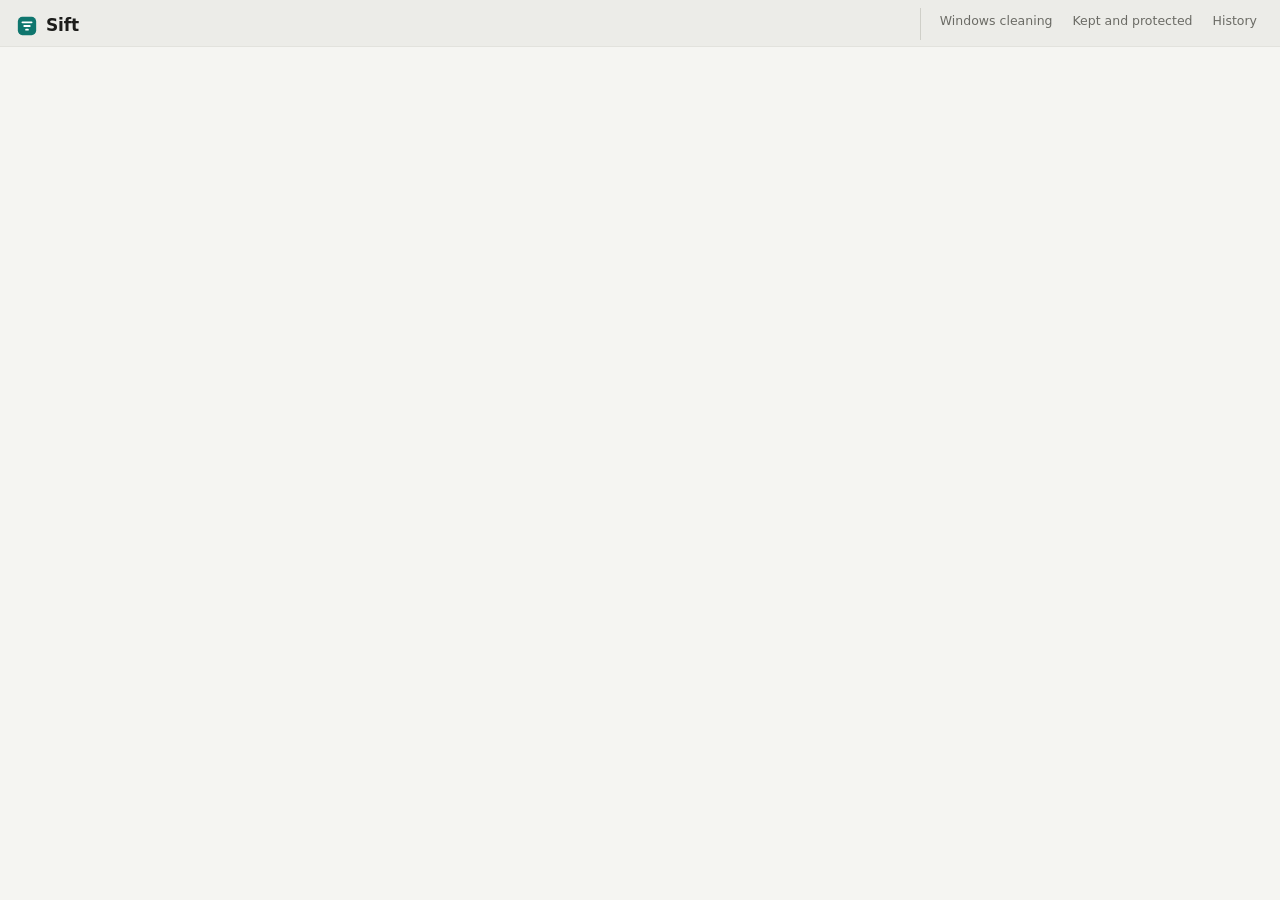
<file: ui/index.html>
<!doctype html>
<html lang="en">
<head>
<meta charset="utf-8">
<meta name="viewport" content="width=device-width, initial-scale=1">
<title>Sift</title>
<link rel="stylesheet" href="style.css">
</head>
<body>
<div class="app">
  <header class="top">
    <div class="brand">
      <svg viewBox="0 0 24 24" aria-hidden="true"><rect x="2" y="2" width="20" height="20" rx="5" fill="var(--accent)"/><rect x="6" y="7" width="12" height="2" rx="1" fill="var(--on-accent)"/><rect x="8" y="11" width="8" height="2" rx="1" fill="var(--on-accent)"/><rect x="10" y="15" width="4" height="2" rx="1" fill="var(--on-accent)"/></svg>
      <span>Sift</span>
    </div>
    <div class="tabs" id="tabs" role="tablist" aria-label="Jobs"></div>
    <div class="strip" id="strip" aria-label="More">
      <button data-view="windows" title="Startup programs and temporary files: comes later">Windows cleaning</button>
      <button data-view="kept">Kept and protected</button>
      <button data-view="history">History</button>
    </div>
  </header>
  <nav class="steps" id="steps" aria-label="Steps of this job" hidden></nav>
  <main id="main" class="main"></main>
</div>

<dialog id="confirm" class="dialog"></dialog>
<div id="toast" class="toast" hidden></div>

<script src="app.js"></script>
</body>
</html>
</file>
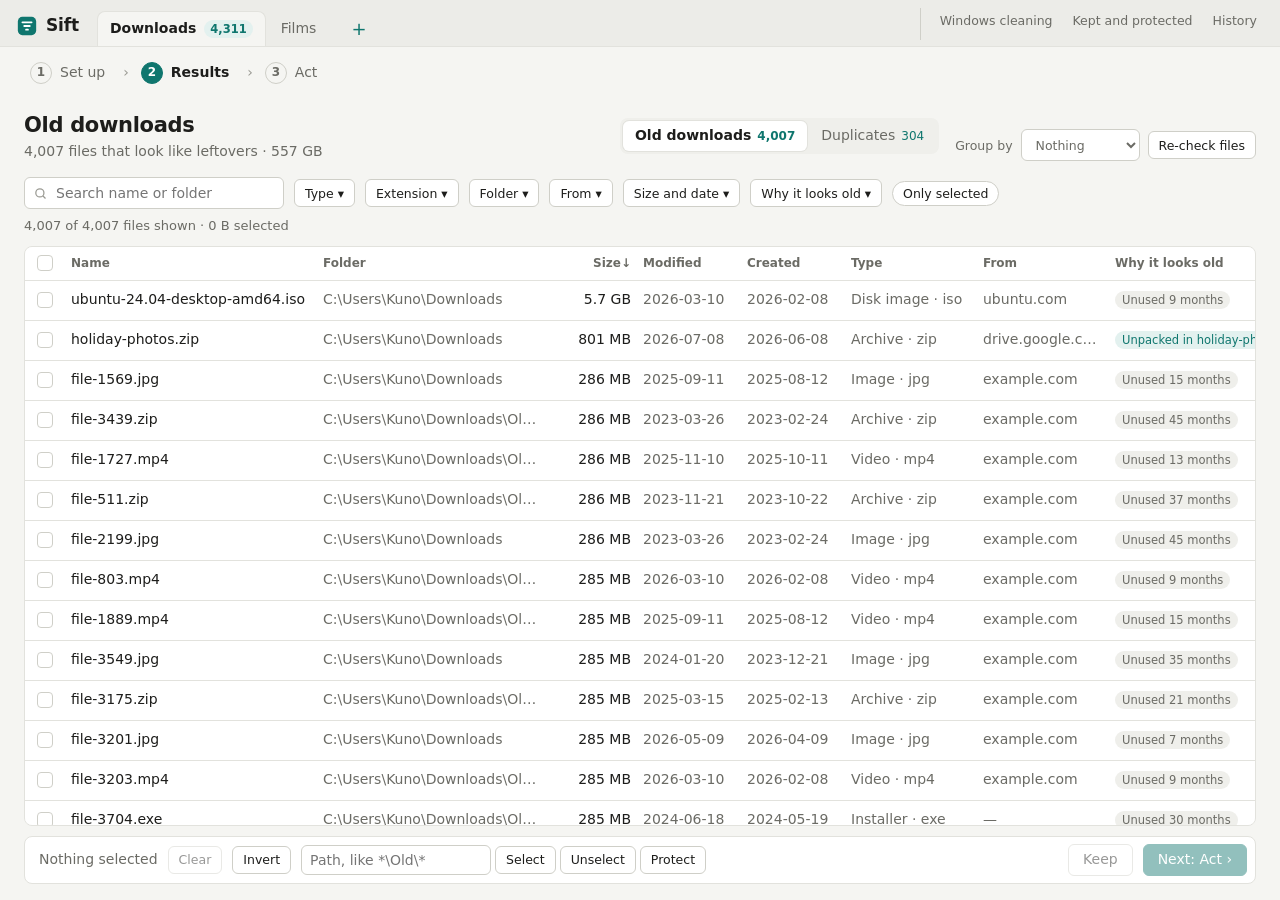
<file: dev/preview.html>
<!doctype html>
<!-- For trying the window in a normal browser with made-up files: open dev/preview.html. Not part of the app. -->
<html lang="en"><head><meta charset="utf-8"><title>Sift (preview)</title><link rel="stylesheet" href="../ui/style.css"></head>
<body>
<script src="mock.js"></script>
<script>
fetch('../ui/index.html').then(r => r.text()).then(html => {
  const body = html.split('<body>')[1].split('<script')[0];
  document.body.insertAdjacentHTML('afterbegin', body);
  const s = document.createElement('script'); s.src = '../ui/app.js'; document.body.appendChild(s);
});
</script>
</body></html>
</file>
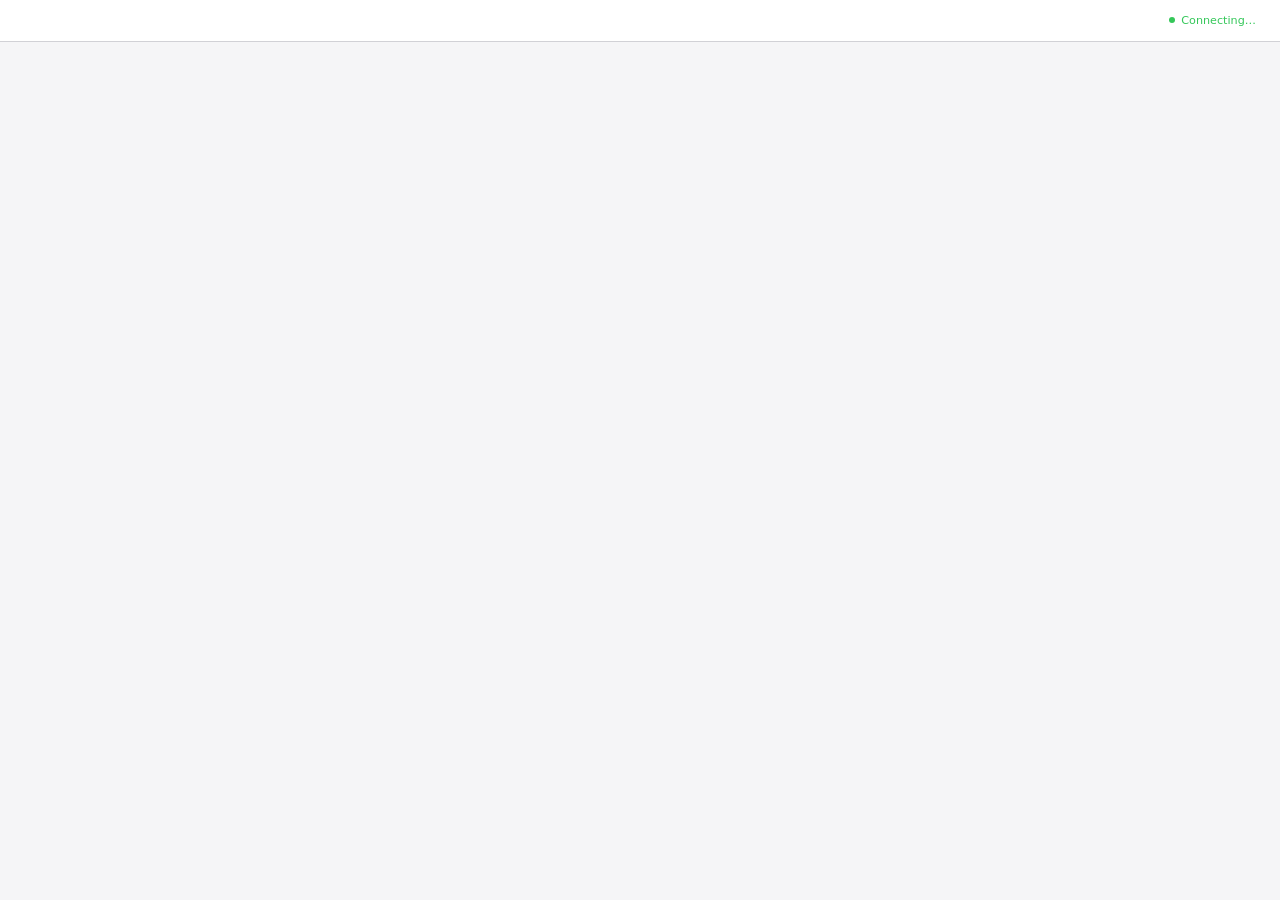
<file: .claude/skills/brainstorming/scripts/frame-template.html>
<!DOCTYPE html>
<html>
<head>
  <meta charset="utf-8">
  <title>Superpowers Brainstorming</title>
  <style>
    /*
     * BRAINSTORM COMPANION FRAME TEMPLATE
     *
     * This template provides a consistent frame with:
     * - OS-aware light/dark theming
     * - Header branding and connection status
     * - Scrollable main content area
     * - CSS helpers for common UI patterns
     *
     * Content is injected via placeholder comment in #frame-content.
     */

    * { box-sizing: border-box; margin: 0; padding: 0; }
    html, body { height: 100%; overflow: hidden; }

    /* ===== THEME VARIABLES ===== */
    :root {
      --bg-primary: #f5f5f7;
      --bg-secondary: #ffffff;
      --bg-tertiary: #e5e5e7;
      --border: #d1d1d6;
      --text-primary: #1d1d1f;
      --text-secondary: #86868b;
      --text-tertiary: #aeaeb2;
      --accent: #0071e3;
      --accent-hover: #0077ed;
      --success: #34c759;
      --warning: #ff9f0a;
      --error: #ff3b30;
      --selected-bg: #e8f4fd;
      --selected-border: #0071e3;
    }

    @media (prefers-color-scheme: dark) {
      :root {
        --bg-primary: #1d1d1f;
        --bg-secondary: #2d2d2f;
        --bg-tertiary: #3d3d3f;
        --border: #424245;
        --text-primary: #f5f5f7;
        --text-secondary: #86868b;
        --text-tertiary: #636366;
        --accent: #0a84ff;
        --accent-hover: #409cff;
        --selected-bg: rgba(10, 132, 255, 0.15);
        --selected-border: #0a84ff;
      }
    }

    body {
      font-family: system-ui, -apple-system, BlinkMacSystemFont, sans-serif;
      background: var(--bg-primary);
      color: var(--text-primary);
      display: flex;
      flex-direction: column;
      line-height: 1.5;
    }

    /* ===== FRAME STRUCTURE ===== */
    .brand { display: flex; align-items: center; min-width: 0; overflow: hidden; color: var(--text-secondary); line-height: 1; }
    .brand a { color: inherit; text-decoration: none; display: flex; align-items: center; gap: 0.5rem; min-width: 0; max-width: 100%; line-height: 1; }
    .brand-copy { display: block; min-width: 0; overflow: hidden; text-overflow: ellipsis; white-space: nowrap; line-height: 1; transform: translateY(-1px); }
    .brand-logo { display: block; height: 1em; width: auto; max-width: 180px; flex-shrink: 0; filter: invert(1); }
    @media (prefers-color-scheme: dark) {
      .brand-logo { filter: none; }
    }
    .status { font-size: 0.7rem; color: var(--status-color, var(--success)); display: flex; align-items: center; gap: 0.4rem; justify-self: end; white-space: nowrap; line-height: 1; }
    .status::before { content: ''; width: 6px; height: 6px; background: var(--status-color, var(--success)); border-radius: 50%; }

    .main { flex: 1; overflow-y: auto; }
    #frame-content { padding: 2rem; min-height: 100%; }

    .header {
      background: var(--bg-secondary);
      border-bottom: 1px solid var(--border);
      padding: 0.5rem 1.5rem;
      flex-shrink: 0;
      display: grid;
      grid-template-columns: minmax(0, 1fr) auto;
      align-items: center;
      gap: 1rem;
      min-height: 42px;
    }
    .header .brand { justify-self: start; width: 100%; font-size: 0.75rem; line-height: 1; }
    .header .status { grid-column: 2; line-height: 1; }
    .header span {
      font-size: 0.75rem;
      color: var(--text-secondary);
    }
    .header .selected-text {
      color: var(--accent);
      font-weight: 500;
    }

    /* ===== TYPOGRAPHY ===== */
    h2 { font-size: 1.5rem; font-weight: 600; margin-bottom: 0.5rem; }
    h3 { font-size: 1.1rem; font-weight: 600; margin-bottom: 0.25rem; }
    .subtitle { color: var(--text-secondary); margin-bottom: 1.5rem; }
    .section { margin-bottom: 2rem; }
    .label { font-size: 0.7rem; color: var(--text-secondary); text-transform: uppercase; letter-spacing: 0.05em; margin-bottom: 0.5rem; }

    /* ===== OPTIONS (for A/B/C choices) ===== */
    .options { display: flex; flex-direction: column; gap: 0.75rem; }
    .option {
      background: var(--bg-secondary);
      border: 2px solid var(--border);
      border-radius: 12px;
      padding: 1rem 1.25rem;
      cursor: pointer;
      transition: all 0.15s ease;
      display: flex;
      align-items: flex-start;
      gap: 1rem;
    }
    .option:hover { border-color: var(--accent); }
    .option.selected { background: var(--selected-bg); border-color: var(--selected-border); }
    .option .letter {
      background: var(--bg-tertiary);
      color: var(--text-secondary);
      width: 1.75rem; height: 1.75rem;
      border-radius: 6px;
      display: flex; align-items: center; justify-content: center;
      font-weight: 600; font-size: 0.85rem; flex-shrink: 0;
    }
    .option.selected .letter { background: var(--accent); color: white; }
    .option .content { flex: 1; }
    .option .content h3 { font-size: 0.95rem; margin-bottom: 0.15rem; }
    .option .content p { color: var(--text-secondary); font-size: 0.85rem; margin: 0; }

    /* ===== CARDS (for showing designs/mockups) ===== */
    .cards { display: grid; grid-template-columns: repeat(auto-fit, minmax(280px, 1fr)); gap: 1rem; }
    .card {
      background: var(--bg-secondary);
      border: 1px solid var(--border);
      border-radius: 12px;
      overflow: hidden;
      cursor: pointer;
      transition: all 0.15s ease;
    }
    .card:hover { border-color: var(--accent); transform: translateY(-2px); box-shadow: 0 4px 12px rgba(0,0,0,0.1); }
    .card.selected { border-color: var(--selected-border); border-width: 2px; }
    .card-image { background: var(--bg-tertiary); aspect-ratio: 16/10; display: flex; align-items: center; justify-content: center; }
    .card-body { padding: 1rem; }
    .card-body h3 { margin-bottom: 0.25rem; }
    .card-body p { color: var(--text-secondary); font-size: 0.85rem; }

    /* ===== MOCKUP CONTAINER ===== */
    .mockup {
      background: var(--bg-secondary);
      border: 1px solid var(--border);
      border-radius: 12px;
      overflow: hidden;
      margin-bottom: 1.5rem;
    }
    .mockup-header {
      background: var(--bg-tertiary);
      padding: 0.5rem 1rem;
      font-size: 0.75rem;
      color: var(--text-secondary);
      border-bottom: 1px solid var(--border);
    }
    .mockup-body { padding: 1.5rem; }

    /* ===== SPLIT VIEW (side-by-side comparison) ===== */
    .split { display: grid; grid-template-columns: 1fr 1fr; gap: 1.5rem; }
    @media (max-width: 700px) { .split { grid-template-columns: 1fr; } }

    /* ===== PROS/CONS ===== */
    .pros-cons { display: grid; grid-template-columns: 1fr 1fr; gap: 1rem; margin: 1rem 0; }
    .pros, .cons { background: var(--bg-secondary); border-radius: 8px; padding: 1rem; }
    .pros h4 { color: var(--success); font-size: 0.85rem; margin-bottom: 0.5rem; }
    .cons h4 { color: var(--error); font-size: 0.85rem; margin-bottom: 0.5rem; }
    .pros ul, .cons ul { margin-left: 1.25rem; font-size: 0.85rem; color: var(--text-secondary); }
    .pros li, .cons li { margin-bottom: 0.25rem; }

    /* ===== PLACEHOLDER (for mockup areas) ===== */
    .placeholder {
      background: var(--bg-tertiary);
      border: 2px dashed var(--border);
      border-radius: 8px;
      padding: 2rem;
      text-align: center;
      color: var(--text-tertiary);
    }

    /* ===== INLINE MOCKUP ELEMENTS ===== */
    .mock-nav { background: var(--accent); color: white; padding: 0.75rem 1rem; display: flex; gap: 1.5rem; font-size: 0.9rem; }
    .mock-sidebar { background: var(--bg-tertiary); padding: 1rem; min-width: 180px; }
    .mock-content { padding: 1.5rem; flex: 1; }
    .mock-button { background: var(--accent); color: white; border: none; padding: 0.5rem 1rem; border-radius: 6px; font-size: 0.85rem; }
    .mock-input { background: var(--bg-primary); border: 1px solid var(--border); border-radius: 6px; padding: 0.5rem; width: 100%; }
  </style>
</head>
<body>
  <div class="header">
    <!-- BRANDING -->
    <div class="status">Connecting…</div>
  </div>

  <div class="main">
    <div id="frame-content">
      <!-- CONTENT -->
    </div>
  </div>

</body>
</html>
</file>
<file: ui/style.css>
/* Sift: a plain tool with a lick of paint. One accent, quiet surfaces, follows Windows light/dark. */

:root {
  --bg: #f5f5f2;
  --surface: #ffffff;
  --side: #ecece8;
  --text: #1d1d1b;
  --muted: #6b6b65;
  --faint: #9a9a93;
  --line: #e2e2dd;
  --line-strong: #cfcfc8;
  --hover: #f0f0ec;
  --accent: #0f766e;
  --accent-hover: #0c625b;
  --on-accent: #ffffff;
  --accent-soft: #e3f1ef;
  --accent-line: #a9d6d0;
  --danger: #b42318;
  --danger-hover: #93190f;
  --danger-soft: #fdecea;
  --warn-soft: #fff4dc;
  --warn: #8a5a00;
  --chip: #efefeb;
  --keep-bg: #e6f3e8;
  --keep-line: #2f7d4a;
  --shadow: 0 8px 30px rgba(0, 0, 0, .14);
  --radius: 8px;
  --row: 40px;
  color-scheme: light;
}

@media (prefers-color-scheme: dark) {
  :root:not([data-theme="light"]) {
    --bg: #171817;
    --surface: #1f201f;
    --side: #131413;
    --text: #ebebe7;
    --muted: #a3a39c;
    --faint: #75756f;
    --line: #2d2e2c;
    --line-strong: #3d3e3b;
    --hover: #262726;
    --accent: #3bb3a3;
    --accent-hover: #52c4b5;
    --on-accent: #0b1f1c;
    --accent-soft: #173330;
    --accent-line: #2a5c55;
    --danger: #f07a6c;
    --danger-hover: #f5978b;
    --danger-soft: #3a1d1a;
    --warn-soft: #362a12;
    --warn: #e7b85a;
    --chip: #2a2b29;
    --keep-bg: #1b3022;
    --keep-line: #4cae6a;
    --shadow: 0 8px 30px rgba(0, 0, 0, .5);
    color-scheme: dark;
  }
}

* { box-sizing: border-box; }
html, body { height: 100%; margin: 0; }
body {
  background: var(--bg);
  color: var(--text);
  font: 14px/1.4 "Segoe UI Variable Text", "Segoe UI", system-ui, sans-serif;
  overflow: hidden;
  -webkit-font-smoothing: antialiased;
}
button, input, select { font: inherit; color: inherit; }
[hidden] { display: none !important; }

.app { display: grid; grid-template-rows: auto auto 1fr; height: 100vh; min-width: 0; }

/* ---- Tab row: one tab per job, and a small strip for the pages that are not jobs ---- */
.top {
  background: var(--side); border-bottom: 1px solid var(--line);
  display: flex; align-items: flex-end; gap: 12px; padding: 8px 14px 0; min-width: 0;
}
.brand { display: flex; align-items: center; gap: 8px; padding: 0 6px 8px 2px; font-weight: 650; font-size: 17px; letter-spacing: -.01em; flex: none; }
.brand svg { width: 22px; height: 22px; }
.tabs { display: flex; align-items: flex-end; gap: 2px; flex: 1; min-width: 0; overflow-x: auto; scrollbar-width: none; }
.tabs::-webkit-scrollbar { display: none; }
.tab {
  display: flex; align-items: center; gap: 8px; flex: none; max-width: 220px;
  border: 1px solid transparent; border-bottom: 0; border-radius: 8px 8px 0 0; background: none;
  padding: 7px 12px; cursor: pointer; color: var(--muted); height: 36px; margin-bottom: -1px;
}
.tab:hover { background: var(--hover); color: var(--text); }
.tab.on { background: var(--bg); border-color: var(--line); color: var(--text); font-weight: 600; }
.tab .tname { overflow: hidden; text-overflow: ellipsis; white-space: nowrap; }
.tab .tb { display: inline-flex; align-items: center; }
.tab.add { padding: 7px 11px; font-size: 18px; line-height: 1; color: var(--accent); }
.badge { font-size: 11.5px; font-weight: 600; min-width: 20px; padding: 1px 6px; border-radius: 999px; background: var(--accent-soft); color: var(--accent); text-align: center; font-variant-numeric: tabular-nums; }
.ring { width: 18px; height: 18px; transform: rotate(-90deg); }
.ring circle { fill: none; stroke-width: 2.4; }
.ring .track { stroke: var(--line-strong); }
.ring .arc { stroke: var(--accent); stroke-linecap: round; transition: stroke-dasharray .2s ease; }
.ring.spin { animation: spin 1.1s linear infinite; }
@keyframes spin { to { transform: rotate(270deg); } }
.strip { display: flex; gap: 2px; flex: none; padding-bottom: 6px; padding-left: 10px; border-left: 1px solid var(--line-strong); margin-bottom: 6px; align-self: center; }
.strip button { border: 0; background: none; color: var(--muted); font-size: 12.5px; padding: 4px 9px; border-radius: 6px; cursor: pointer; white-space: nowrap; }
.strip button:hover { background: var(--hover); color: var(--text); }
.strip button.on { background: var(--surface); box-shadow: 0 0 0 1px var(--line); color: var(--text); font-weight: 600; }

.scaninfo { color: var(--muted); font-size: 13px; min-height: 17px; }
.bar { height: 4px; border-radius: 2px; background: var(--line); overflow: hidden; }
.bar i { display: block; height: 100%; width: 0; background: var(--accent); transition: width .2s ease; }
.bar.busy i { width: 30%; animation: slide 1.1s ease-in-out infinite; }
@keyframes slide { from { transform: translateX(-100%); } to { transform: translateX(340%); } }

/* ---- Step row ---- */
.steps { display: flex; align-items: center; gap: 4px; padding: 10px 24px 4px; background: var(--bg); }
.steps .sep { color: var(--faint); padding: 0 2px; }
.step { display: flex; align-items: center; gap: 8px; border: 0; background: none; padding: 5px 12px 5px 6px; border-radius: 999px; cursor: pointer; color: var(--muted); font-weight: 500; }
.step:hover { background: var(--hover); color: var(--text); }
.step .num { display: grid; place-items: center; width: 22px; height: 22px; border-radius: 50%; border: 1.5px solid var(--line-strong); font-size: 12px; font-weight: 600; }
.step.on { color: var(--text); font-weight: 650; }
.step.on .num { background: var(--accent); border-color: var(--accent); color: var(--on-accent); }
.step .n { font-size: 12px; color: var(--accent); font-weight: 600; }

/* ---- Main ---- */
.main { display: flex; flex-direction: column; min-width: 0; min-height: 0; overflow: hidden; }
.head { padding: 18px 24px 10px; display: flex; align-items: flex-end; gap: 16px; }
.head h1 { margin: 0; font-size: 21px; font-weight: 650; letter-spacing: -.015em; }
.head .sub { color: var(--muted); margin-top: 2px; }
.head .grow { flex: 1; }
.head > div:first-child { flex: none; }
.head .tools { display: flex; gap: 8px; align-items: center; justify-content: flex-end; white-space: nowrap; }
.head .tools .slide select { height: 32px; }
.page { padding: 4px 24px 24px; overflow-y: auto; flex: 1; }

/* Filters */
/* One bar above Results and Act: search, filters, counts, and on Act the actions */
.topbar { padding: 6px 24px 10px; display: flex; flex-wrap: wrap; gap: 8px 10px; align-items: center; }
.topbar .grow { flex: 1; }
.counts { color: var(--muted); font-size: 13px; font-variant-numeric: tabular-nums; }
.barbtns { display: inline-flex; gap: 8px; flex: none; }
.hint2 { font-size: 12.5px; margin: -2px 0 0 25px; }
.btn.toggle.on { background: var(--accent-soft); border-color: var(--accent-line); color: var(--accent); font-weight: 600; }
.search {
  display: flex; align-items: center; gap: 6px; background: var(--surface);
  border: 1px solid var(--line-strong); border-radius: 6px; padding: 0 8px; height: 32px; width: 260px;
}
.search:focus-within { border-color: var(--accent); box-shadow: 0 0 0 2px var(--accent-soft); }
.search input { border: 0; outline: 0; background: none; flex: 1; min-width: 0; }
.search svg { width: 15px; height: 15px; stroke: var(--faint); fill: none; stroke-width: 2; }
.chips { display: flex; flex-wrap: wrap; gap: 4px; }
.chipbtn {
  border: 1px solid var(--line-strong); background: var(--surface); border-radius: 999px;
  padding: 3px 10px; font-size: 12.5px; cursor: pointer; white-space: nowrap;
}
.chipbtn:hover { border-color: var(--faint); }
.chipbtn.on { background: var(--accent-soft); border-color: var(--accent-line); color: var(--accent); font-weight: 600; }
.chipbtn .n { color: var(--muted); font-weight: 400; margin-left: 3px; font-variant-numeric: tabular-nums; }
.slide { display: flex; align-items: center; gap: 8px; font-size: 12.5px; color: var(--muted); }
.slide output { min-width: 58px; color: var(--text); font-variant-numeric: tabular-nums; }
input[type=range] { accent-color: var(--accent); width: 140px; }

/* Table / list */
.table { flex: 1; min-height: 0; display: flex; flex-direction: column; margin: 0 24px; background: var(--surface); border: 1px solid var(--line); border-radius: var(--radius); overflow-x: auto; overflow-y: hidden; --tw: 0px; }
.table .thead, .table .scroller { min-width: var(--tw); }
.thead, .row { display: grid; align-items: center; gap: 12px; padding: 0 12px; }
.thead { height: 34px; border-bottom: 1px solid var(--line); font-size: 12px; color: var(--muted); font-weight: 600; user-select: none; flex: none; }
.thead > div { white-space: nowrap; overflow: hidden; text-overflow: ellipsis; }
.thead .sort { cursor: pointer; }
.thead .sort:hover { color: var(--text); }
.thead .sort.on::after { content: " ↓"; }
.thead .sort.on.asc::after { content: " ↑"; }
.scroller { flex: 1; overflow-y: auto; position: relative; outline: none; }
.spacer { position: relative; }
.row {
  position: absolute; left: 0; right: 0; height: var(--row);
  border-bottom: 1px solid var(--line); cursor: default; user-select: none;
}
.row:hover { background: var(--hover); }
.row.sel { background: var(--accent-soft); }
.row.member.sel { background: none; }
/* In a duplicate group the file that stays is tinted green */
.row.stays { background: var(--keep-bg); box-shadow: inset 3px 0 0 var(--keep-line); }
.row.stays:hover { background: var(--keep-bg); }
.row.stays.focus { box-shadow: inset 3px 0 0 var(--keep-line), inset 5px 0 0 var(--accent); }
.row.focus { box-shadow: inset 2px 0 0 var(--accent); }
.row > div { white-space: nowrap; overflow: hidden; text-overflow: ellipsis; min-width: 0; }
.row .num, .thead .num { text-align: right; font-variant-numeric: tabular-nums; }
.row .muted { color: var(--muted); }
.row .name { font-weight: 500; }
.row .name small { color: var(--muted); font-weight: 400; margin-left: 6px; }
.table .thead, .table .row:not(.group) { grid-template-columns: var(--cols); }
.thead .th { position: relative; height: 100%; display: flex; align-items: center; }
.thead .th.num { justify-content: flex-end; }
.grip { position: absolute; top: 6px; bottom: 6px; right: -7px; width: 9px; cursor: col-resize; z-index: 1; border-right: 1px solid var(--line-strong); }
.grip:hover, body.resizing .grip { border-right-color: var(--accent); }
body.resizing, body.resizing * { cursor: col-resize !important; user-select: none; }
.cellacts { display: flex; gap: 6px; align-items: center; position: relative; }
.cellacts > span { overflow: hidden; text-overflow: ellipsis; flex: 1; min-width: 0; }
.globalkeep { display: flex; flex-wrap: wrap; gap: 6px; align-items: center; padding: 0 24px 8px; font-size: 13px; }
.globalkeep .grow { flex: 1; }
.muted { color: var(--muted); }
.popover.ranges { padding: 6px 0 0; }
.rangerow { padding: 8px 14px; display: grid; gap: 6px; }
.rangerow input[type=range] { width: 150px; }
.rangerow .slide { justify-content: space-between; }
.rangerow output { min-width: 72px; text-align: right; }
.pophead { padding: 8px 12px 4px; font-size: 11.5px; text-transform: uppercase; letter-spacing: .06em; color: var(--faint); font-weight: 600; display: flex; justify-content: space-between; align-items: center; }
.pophead .linkbtn { text-transform: none; letter-spacing: 0; font-weight: 400; }
.popbtn.on { background: var(--accent-soft); border-color: var(--accent-line); color: var(--accent); }
.popbtn .n { font-weight: 700; }
.popover { position: fixed; z-index: 20; width: 360px; background: var(--surface); border: 1px solid var(--line-strong); border-radius: 8px; box-shadow: var(--shadow); display: flex; flex-direction: column; max-height: 60vh; }
.popq { margin: 8px; height: 30px; border: 1px solid var(--line-strong); border-radius: 6px; padding: 0 8px; background: var(--surface); }
.popq:focus { outline: none; border-color: var(--accent); }
.popl { overflow-y: auto; border-top: 1px solid var(--line); border-bottom: 1px solid var(--line); }
.popi { display: flex; align-items: center; gap: 8px; padding: 6px 10px; cursor: pointer; font-size: 13px; }
.popi:hover { background: var(--hover); }
.popi .p { flex: 1; min-width: 0; overflow: hidden; text-overflow: ellipsis; white-space: nowrap; }
.popi .n { color: var(--muted); font-variant-numeric: tabular-nums; }
.popf { display: flex; align-items: center; padding: 6px 8px; }
.popf .grow { flex: 1; }

.check {
  appearance: none; width: 16px; height: 16px; margin: 0; border-radius: 4px;
  border: 1.5px solid var(--line-strong); background: var(--surface); cursor: pointer; display: grid; place-items: center;
}
.check:checked { background: var(--accent); border-color: var(--accent); }
.check:checked::after { content: ""; width: 8px; height: 4px; border: 2px solid var(--on-accent); border-top: 0; border-right: 0; transform: translateY(-1px) rotate(-45deg); }
.check:disabled { opacity: .35; cursor: not-allowed; }

.tag { display: inline-block; font-size: 11.5px; padding: 1px 7px; border-radius: 999px; background: var(--chip); color: var(--muted); margin-right: 4px; white-space: nowrap; }
.tag.accent { background: var(--accent-soft); color: var(--accent); }
.tag.warn { background: var(--warn-soft); color: var(--warn); }

/* Duplicate groups */
.row.group { background: var(--bg); font-size: 12.5px; color: var(--muted); border-bottom-color: var(--line); grid-template-columns: 1fr auto; cursor: default; }
.row.group:hover { background: var(--bg); }
.row.group b { color: var(--text); font-weight: 600; }
.row.group .acts { display: flex; gap: 4px; align-items: center; }
.row.member > div:nth-child(2) { padding-left: 4px; }
.linkbtn { border: 0; background: none; color: var(--accent); cursor: pointer; padding: 3px 6px; border-radius: 4px; font-size: 12.5px; }
.linkbtn:hover { background: var(--accent-soft); }
.linkbtn.quiet { color: var(--muted); }
.rowacts { position: absolute; right: 0; top: 50%; transform: translateY(-50%); display: none; gap: 2px; background: var(--hover); border-radius: 6px; padding: 0 2px; }
.row:hover .rowacts, .row.focus .rowacts { display: flex; }
.row.stays .rowacts { background: var(--keep-bg); }

/* Selection bar */
.selbar {
  margin: 10px 24px 16px; display: flex; align-items: center; gap: 10px; flex-wrap: wrap;
  min-height: 46px; padding: 7px 8px 7px 14px; background: var(--surface); border: 1px solid var(--line); border-radius: var(--radius);
}
.selbar .what { font-weight: 600; font-variant-numeric: tabular-nums; }
.selbar .what span { color: var(--muted); font-weight: 400; }
.selbar .grow { flex: 1; }
.pattern { display: flex; gap: 4px; align-items: center; }
.pattern input { height: 30px; width: 190px; border: 1px solid var(--line-strong); border-radius: 6px; padding: 0 8px; background: var(--surface); }
.pattern input:focus { outline: none; border-color: var(--accent); }

/* Buttons */
.btn {
  height: 32px; padding: 0 14px; border-radius: 6px; border: 1px solid var(--line-strong);
  background: var(--surface); cursor: pointer; white-space: nowrap; font-weight: 500;
}
.btn:hover { background: var(--hover); }
.btn:disabled { opacity: .45; cursor: not-allowed; }
.btn.small { height: 28px; padding: 0 10px; font-size: 12.5px; }
.btn.primary { background: var(--accent); border-color: var(--accent); color: var(--on-accent); }
.btn.primary:hover { background: var(--accent-hover); }
.btn.danger { background: var(--danger); border-color: var(--danger); color: #fff; }
.btn.danger:hover { background: var(--danger-hover); }
.btn.wide { width: 100%; height: 36px; }
.btn:focus-visible, .linkbtn:focus-visible, .chipbtn:focus-visible, .tab:focus-visible, .step:focus-visible, .strip button:focus-visible, .seg button:focus-visible { outline: 2px solid var(--accent); outline-offset: 1px; }

/* Cards (settings, folders, history) */
.card { background: var(--surface); border: 1px solid var(--line); border-radius: var(--radius); padding: 16px 18px; margin-bottom: 16px; max-width: 860px; }
.card h2 { font-size: 15px; margin: 0 0 4px; font-weight: 650; }
.card .hint { color: var(--muted); margin: 0 0 12px; font-size: 13px; }
.setting { display: grid; grid-template-columns: 1fr 260px; gap: 6px 24px; padding: 12px 0; border-top: 1px solid var(--line); align-items: center; }
.setting:first-of-type { border-top: 0; }
.setting .t { font-weight: 550; }
.setting .d { color: var(--muted); font-size: 12.5px; grid-column: 1; }
.setting .ctl { grid-row: 1 / span 2; grid-column: 2; display: flex; align-items: center; gap: 10px; }
.setting .ctl input[type=range] { flex: 1; width: auto; }
.setting .ctl output { min-width: 78px; text-align: right; font-variant-numeric: tabular-nums; font-weight: 550; }
.list { border: 1px solid var(--line); border-radius: 6px; overflow: hidden; }
.li { display: flex; align-items: center; gap: 10px; padding: 8px 10px; border-top: 1px solid var(--line); min-height: 42px; }
.li:first-child { border-top: 0; }
.li .p { flex: 1; min-width: 0; overflow: hidden; text-overflow: ellipsis; white-space: nowrap; }
.li .m { color: var(--muted); font-size: 12.5px; white-space: nowrap; }
.li.off .p { color: var(--faint); }
.addrow { display: flex; gap: 8px; margin-top: 10px; }
.addrow input { flex: 1; height: 32px; border: 1px solid var(--line-strong); border-radius: 6px; padding: 0 10px; background: var(--surface); }
.addrow input:focus { outline: none; border-color: var(--accent); }
.empty-list { padding: 14px; color: var(--muted); font-size: 13px; }

/* Empty states */
.empty { margin: 40px auto; max-width: 460px; text-align: center; color: var(--muted); }
.empty h2 { color: var(--text); font-size: 17px; margin: 0 0 6px; }
.empty p { margin: 0 0 16px; }

/* Dialog */
.dialog { border: 0; border-radius: 12px; padding: 0; width: min(640px, 92vw); background: var(--surface); color: var(--text); box-shadow: var(--shadow); }
.dialog::backdrop { background: rgba(0, 0, 0, .35); }
.dialog .dh { padding: 18px 20px 6px; }
.dialog h2 { margin: 0 0 4px; font-size: 17px; }
.dialog .dh p { margin: 0; color: var(--muted); }
.dialog .warnbox { margin: 10px 20px 0; padding: 9px 12px; border-radius: 6px; background: var(--warn-soft); color: var(--warn); font-size: 13px; }
.dialog .dl { margin: 12px 20px 0; max-height: 300px; overflow-y: auto; border: 1px solid var(--line); border-radius: 6px; }
.dialog .dl div { display: flex; gap: 10px; padding: 6px 10px; border-top: 1px solid var(--line); font-size: 13px; }
.dialog .dl div:first-child { border-top: 0; }
.dialog .dl .n { flex: 1; min-width: 0; overflow: hidden; text-overflow: ellipsis; white-space: nowrap; }
.dialog .dl .k { flex: none; width: 62px; color: var(--muted); font-size: 12px; }
.dialog .dl .s { color: var(--muted); font-variant-numeric: tabular-nums; }
.dialog .df { display: flex; justify-content: flex-end; gap: 8px; padding: 16px 20px 18px; }

/* Toast */
.toast {
  position: fixed; left: 50%; bottom: 22px; transform: translateX(-50%);
  background: var(--text); color: var(--bg); padding: 10px 12px 10px 16px; border-radius: 8px;
  box-shadow: var(--shadow); display: flex; gap: 12px; align-items: center; z-index: 10; max-width: 80vw;
}
.toast button { background: none; border: 0; color: var(--accent-line); cursor: pointer; font-weight: 600; padding: 2px 6px; }

/* ---- Act step ---- */
.actpanel { margin: 0 24px 10px; display: grid; grid-template-columns: 1.3fr 1fr 1fr; gap: 10px; }
.actpanel section { background: var(--surface); border: 1px solid var(--line); border-radius: var(--radius); padding: 10px 14px 12px; display: grid; gap: 8px; align-content: start; }
.actpanel h3 { margin: 0; font-size: 12px; text-transform: uppercase; letter-spacing: .06em; color: var(--faint); font-weight: 600; }
.level { display: flex; justify-content: space-between; align-items: center; gap: 12px; }
.level select { flex: none; width: 190px; }
.lstat { font-size: 12.5px; }
.sub2 { display: flex; align-items: center; flex-wrap: wrap; gap: 8px; margin: 6px 0 0 24px; font-size: 13px; }
.sub2 .p { min-width: 0; max-width: 260px; overflow: hidden; text-overflow: ellipsis; white-space: nowrap; }
.dangertext { color: var(--danger); }
.actsum { margin: 0 24px 8px; font-size: 13px; color: var(--muted); }
.actsum .warnbox { margin: 6px 0 0; padding: 7px 12px; border-radius: 6px; background: var(--warn-soft); color: var(--warn); }
.fate.delete { color: var(--danger); font-weight: 600; }
.fate.stays { color: var(--keep-line); font-weight: 600; }
.check.radio { border-radius: 50%; }
.check.radio:checked::after { width: 6px; height: 6px; border: 0; border-radius: 50%; background: var(--on-accent); transform: none; }
.card.wide { max-width: 1100px; }

@media (prefers-reduced-motion: reduce) {
  .bar.busy i { animation: none; width: 100%; opacity: .6; }
  .ring.spin { animation: none; }
}

.chipsep { width: 1px; align-self: stretch; background: var(--line-strong); margin: 2px 6px; }

.keyhelp { margin: 0 24px 8px; padding: 7px 12px; border-radius: 6px; background: var(--chip); color: var(--muted); font-size: 12.5px; }
.accentText { color: var(--accent); font-weight: 600; }
.keynum { display: inline-grid; place-items: center; width: 17px; height: 17px; margin-right: 7px; border-radius: 4px; background: var(--chip); color: var(--muted); font-size: 11px; font-weight: 600; }
.ghead { display: flex; align-items: center; gap: 6px; min-width: 0; }
.ghead b { overflow: hidden; text-overflow: ellipsis; white-space: nowrap; max-width: 60%; }
.ghead span { white-space: nowrap; }
.fold { width: 22px; padding: 2px 0; }
.rules { padding: 6px 20px 0; max-height: 62vh; overflow-y: auto; display: grid; gap: 14px; }
.rulesec p { margin: 2px 0 8px; font-size: 12.5px; }
.dialog .df .grow { flex: 1; }
.btn.small.primary { color: var(--on-accent); }

/* ---- Set up step ---- */
.stepn { display: inline-grid; place-items: center; width: 22px; height: 22px; margin-right: 9px; border-radius: 50%; background: var(--accent-soft); color: var(--accent); font-size: 12.5px; font-weight: 700; }
.namebox { display: flex; flex-direction: column; gap: 2px; }
.nameinput { height: 34px; width: min(340px, 70vw); font-size: 19px; font-weight: 650; letter-spacing: -.01em; padding: 0 8px; border: 1px solid transparent; border-radius: 6px; background: none; color: var(--text); }
.nameinput:hover { border-color: var(--line-strong); }
.nameinput:focus { outline: none; border-color: var(--accent); background: var(--surface); }
.frow { cursor: default; }
.frow.dragging { opacity: .45; }
.frow.over { box-shadow: inset 0 2px 0 var(--accent); }
.grab { color: var(--faint); cursor: grab; letter-spacing: -2px; user-select: none; }
.rank { width: 20px; text-align: center; font-size: 12px; font-weight: 600; color: var(--accent); font-variant-numeric: tabular-nums; }
.tgl { display: inline-flex; align-items: center; gap: 7px; cursor: pointer; font-size: 13px; }
.tgl.small { color: var(--muted); font-size: 12.5px; white-space: nowrap; }
.pastebox { display: flex; gap: 8px; margin-top: 10px; align-items: flex-start; }
.pastebox textarea { flex: 1; border: 1px solid var(--line-strong); border-radius: 6px; padding: 7px 10px; background: var(--surface); resize: vertical; font: inherit; }
.pastebox textarea:focus { outline: none; border-color: var(--accent); }
.skipbox { margin-top: 14px; }
.skipbox summary { cursor: pointer; color: var(--muted); font-size: 13px; }
.skipbox .hint { margin: 8px 0; }
.finds { display: flex; flex-wrap: wrap; gap: 10px; }
.tgl.big { flex-direction: row; flex-wrap: wrap; align-items: baseline; gap: 4px 10px; padding: 10px 14px; border: 1px solid var(--line-strong); border-radius: var(--radius); font-size: 14px; font-weight: 600; min-width: 260px; flex: 1; }
.tgl.big input { align-self: center; }
.tgl.big small { flex-basis: 100%; padding-left: 26px; color: var(--muted); font-weight: 400; font-size: 12.5px; }
.tgl.big:has(input:checked) { border-color: var(--accent-line); background: var(--accent-soft); }
.presetrow { display: flex; align-items: center; gap: 10px; flex-wrap: wrap; }
.presetrow select { max-width: 260px; }
.presetrow .grow { flex: 1; }
.presetstate { display: inline-flex; gap: 6px; align-items: center; }
.card .hint#presetDesc { margin: 8px 0 4px; min-height: 18px; }
.setsec h3 { font-size: 12px; text-transform: uppercase; letter-spacing: .06em; color: var(--faint); margin: 14px 0 0; font-weight: 600; }
.setting .ctl.kinds { flex-wrap: wrap; gap: 6px 14px; }
.setting .ctl.dates { flex-wrap: wrap; gap: 8px; }
.setting .ctl.dates input[type=date], .txt { height: 30px; border: 1px solid var(--line-strong); border-radius: 6px; padding: 0 8px; background: var(--surface); }
.txt { flex: 1; min-width: 0; }
.txt:focus, input[type=date]:focus { outline: none; border-color: var(--accent); }
.scanrow { display: flex; align-items: center; gap: 14px; flex-wrap: wrap; }
.scanrow .scaninfo { flex: 1; min-width: 160px; }
.btn.big { height: 38px; padding: 0 26px; font-size: 15px; }
.card .bar { margin-top: 10px; }

/* ---- Results step ---- */
.seg { display: inline-flex; padding: 3px; border-radius: 8px; background: var(--chip); gap: 2px; align-self: center; }
.seg button { border: 0; background: none; padding: 5px 12px; border-radius: 6px; cursor: pointer; color: var(--muted); font-weight: 500; }
.seg button.on { background: var(--surface); color: var(--text); box-shadow: 0 0 0 1px var(--line); font-weight: 600; }
.seg .n { margin-left: 6px; font-size: 12px; font-variant-numeric: tabular-nums; color: var(--accent); }
.notice { margin: 8px 24px 0; padding: 7px 12px; border-radius: 6px; background: var(--warn-soft); color: var(--warn); font-size: 13px; }
.dialog .dbody { padding: 10px 20px 0; }
.field { display: grid; gap: 4px; font-size: 13px; color: var(--muted); }
.field input { height: 34px; border: 1px solid var(--line-strong); border-radius: 6px; padding: 0 10px; background: var(--surface); color: var(--text); font-size: 14px; }
.field input:focus { outline: none; border-color: var(--accent); }

@media (max-width: 760px) {
  .top { flex-wrap: wrap; row-gap: 0; }
  .tabs { order: 3; flex-basis: 100%; }
  .strip { margin-left: auto; border-left: 0; padding-left: 0; }
  .steps { padding: 8px 12px 4px; flex-wrap: wrap; }
  .head { padding-left: 14px; padding-right: 14px; flex-wrap: wrap; }
  .page, .topbar { padding-left: 14px; padding-right: 14px; }
  .table, .selbar, .globalkeep, .keyhelp, .notice, .actpanel, .actsum { margin-left: 14px; margin-right: 14px; }
  .actpanel { grid-template-columns: 1fr; }
  .setting { grid-template-columns: 1fr; }
  .setting .ctl { grid-row: auto; grid-column: 1; }
  .frow { flex-wrap: wrap; }
}
</file>
